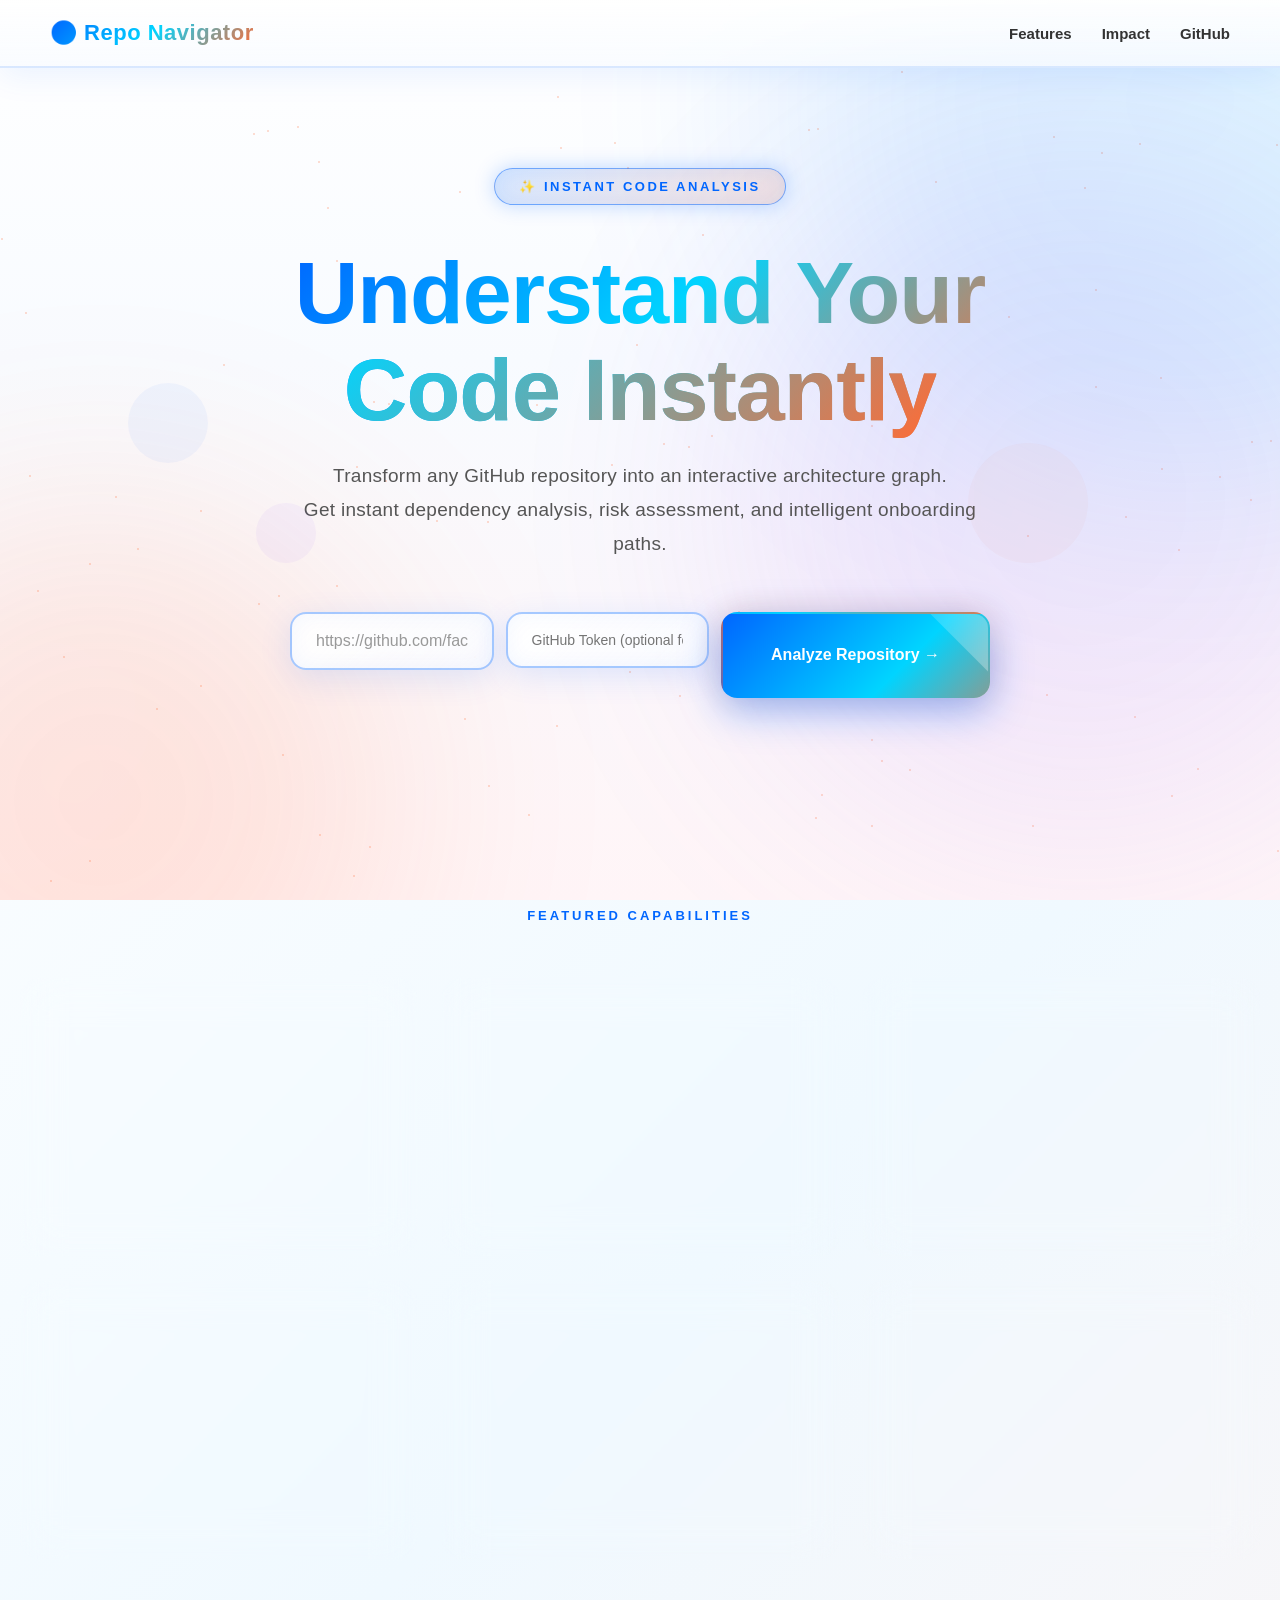
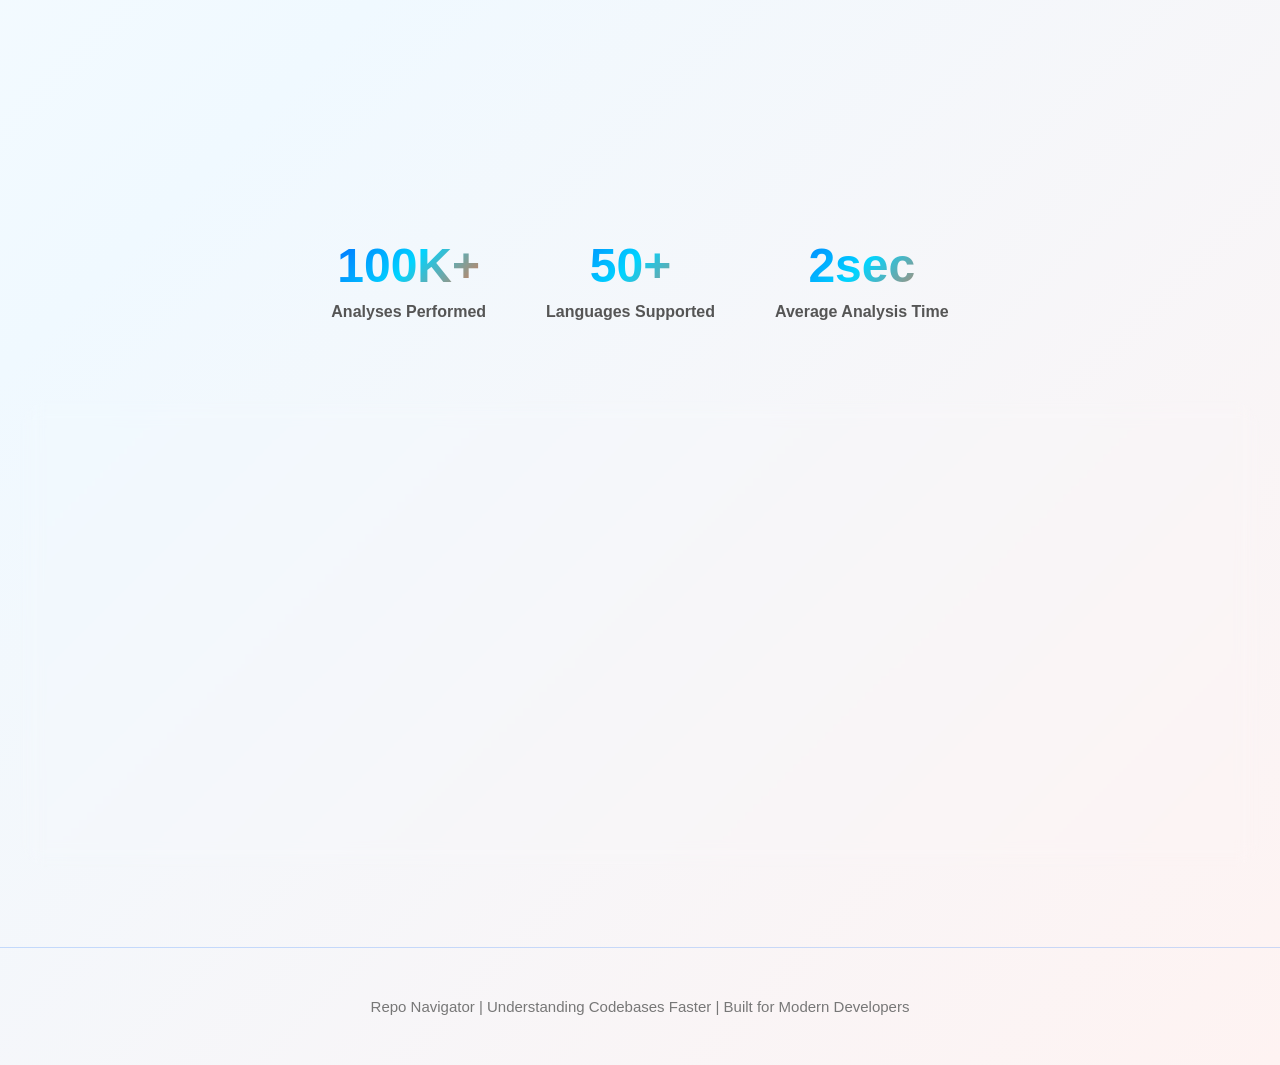
<file: index.html>
<!DOCTYPE html>
<html lang="en">
<head>
<meta charset="UTF-8">
<meta name="viewport" content="width=device-width, initial-scale=1.0">
<title>Repo Navigator - Understand Any Codebase Instantly</title>
<link rel="stylesheet" href="styles.css">
<style>
* {
  margin: 0;
  padding: 0;
  box-sizing: border-box;
}

body {
  background: linear-gradient(135deg, #ffffff 0%, #f0f9ff 50%, #fef3f2 100%);
  color: #1a1a1a;
  font-family: 'Poppins', 'Segoe UI', Tahoma, Geneva, Verdana, sans-serif;
  overflow-x: hidden;
  min-height: 100vh;
}

/* ANIMATED BACKGROUND WITH STARS */
.animated-bg {
  position: fixed;
  top: 0;
  left: 0;
  width: 100%;
  height: 100%;
  background: linear-gradient(180deg, #ffffff 0%, #f8fbff 40%, #fff5f7 100%);
  z-index: -2;
  overflow: hidden;
}

.stars {
  position: absolute;
  width: 100%;
  height: 100%;
}

.star {
  position: absolute;
  width: 2px;
  height: 2px;
  background: #ff6b35;
  border-radius: 50%;
  opacity: 0.3;
  animation: twinkle 3s infinite;
}

@keyframes twinkle {
  0%, 100% { opacity: 0.15; }
  50% { opacity: 0.5; }
}

.bg-orb {
  position: absolute;
  border-radius: 50%;
  filter: blur(120px);
  opacity: 0.12;
}

.orb-1 {
  width: 800px;
  height: 800px;
  background: linear-gradient(135deg, #0066ff, #00d4ff);
  top: -300px;
  right: -300px;
  animation: float 25s ease-in-out infinite;
}

.orb-2 {
  width: 600px;
  height: 600px;
  background: linear-gradient(135deg, #ff6b35, #ff4500);
  bottom: -200px;
  left: -200px;
  animation: float 30s ease-in-out infinite reverse;
}

.orb-3 {
  width: 700px;
  height: 700px;
  background: linear-gradient(135deg, #7c3aed, #c084fc);
  bottom: 50px;
  right: -150px;
  animation: float 28s ease-in-out infinite;
}

@keyframes float {
  0%, 100% { transform: translate(0, 0) scale(1); }
  50% { transform: translate(50px, -50px) scale(1.05); }
}

/* NAVBAR */
.navbar {
  display: flex;
  justify-content: space-between;
  align-items: center;
  padding: 20px 50px;
  position: relative;
  z-index: 10;
  backdrop-filter: blur(20px);
  background: linear-gradient(180deg, rgba(255, 255, 255, 0.95) 0%, rgba(248, 251, 255, 0.8) 100%);
  border-bottom: 2px solid rgba(0, 102, 255, 0.15);
  box-shadow: 0 8px 32px rgba(0, 102, 255, 0.08);
}

.logo {
  font-size: 28px;
  font-weight: 800;
  background: linear-gradient(135deg, #0066ff, #00d4ff, #ff6b35);
  -webkit-background-clip: text;
  -webkit-text-fill-color: transparent;
  background-clip: text;
  letter-spacing: 0.5px;
  display: flex;
  align-items: center;
  gap: 10px;
  animation: fadeIn 0.6s ease-out;
}

.nav-right {
  display: flex;
  gap: 30px;
  align-items: center;
}

.nav-link {
  color: #333;
  text-decoration: none;
  font-size: 15px;
  font-weight: 600;
  transition: all 0.3s;
  position: relative;
}

.nav-link::after {
  content: '';
  position: absolute;
  bottom: -5px;
  left: 0;
  width: 0;
  height: 3px;
  background: linear-gradient(90deg, #0066ff, #00d4ff);
  transition: width 0.3s;
}

.nav-link:hover {
  color: #0066ff;
}

.nav-link:hover::after {
  width: 100%;
}

/* HERO SECTION */
.hero {
  display: flex;
  flex-direction: column;
  justify-content: center;
  align-items: center;
  min-height: 90vh;
  text-align: center;
  padding: 80px 20px;
  position: relative;
  z-index: 5;
}

.badge {
  display: inline-block;
  background: linear-gradient(135deg, rgba(0, 102, 255, 0.15), rgba(255, 107, 53, 0.15));
  border: 1.5px solid rgba(0, 102, 255, 0.5);
  color: #0066ff;
  padding: 10px 24px;
  border-radius: 50px;
  font-size: 13px;
  font-weight: 700;
  letter-spacing: 2.5px;
  margin-bottom: 40px;
  animation: slideInDown 0.8s ease-out;
  box-shadow: 0 0 20px rgba(0, 102, 255, 0.25), inset 0 0 20px rgba(0, 102, 255, 0.08);
  text-transform: uppercase;
}

h1 {
  font-size: 88px;
  font-weight: 900;
  line-height: 1.1;
  margin-bottom: 20px;
  background: linear-gradient(135deg, #0066ff 0%, #00d4ff 25%, #ff6b35 50%, #7c3aed 75%, #0066ff 100%);
  background-size: 200% 200%;
  -webkit-background-clip: text;
  -webkit-text-fill-color: transparent;
  background-clip: text;
  animation: slideInUp 0.9s ease-out 0.1s backwards, gradientShift 6s ease-in-out infinite;
  letter-spacing: -1px;
}

@keyframes gradientShift {
  0%, 100% { background-position: 0% 50%; }
  50% { background-position: 100% 50%; }
}

h1 span {
  background: linear-gradient(135deg, #00d4ff, #ff6b35, #7c3aed, #00d4ff);
  background-size: 300% 300%;
  -webkit-background-clip: text;
  -webkit-text-fill-color: transparent;
  background-clip: text;
  animation: pulse 4s ease-in-out infinite, gradientShift 4s ease-in-out infinite;
}

.hero p {
  font-size: 19px;
  color: #555;
  max-width: 700px;
  margin-bottom: 50px;
  line-height: 1.8;
  animation: slideInUp 0.9s ease-out 0.2s backwards;
  font-weight: 500;
  letter-spacing: 0.3px;
}

/* INPUT BOX ENHANCED */
.input-box {
  display: flex;
  gap: 12px;
  max-width: 700px;
  margin-bottom: 80px;
  animation: slideInUp 0.9s ease-out 0.3s backwards;
  position: relative;
}

.input-wrapper {
  position: relative;
  flex: 1;
}

#repoInput {
  width: 100%;
  padding: 18px 24px;
  background: linear-gradient(135deg, rgba(255, 255, 255, 0.95), rgba(248, 251, 255, 0.8));
  border: 2px solid rgba(0, 102, 255, 0.35);
  border-radius: 16px;
  color: #1a1a1a;
  font-size: 16px;
  transition: all 0.4s;
  backdrop-filter: blur(20px);
  font-weight: 500;
  box-shadow: 0 8px 32px rgba(0, 102, 255, 0.12), inset 0 0 20px rgba(0, 102, 255, 0.05);
}

#repoInput::placeholder {
  color: #999;
}

#repoInput:focus {
  outline: none;
  border-color: #0066ff;
  background: linear-gradient(135deg, rgba(255, 255, 255, 0.99), rgba(248, 251, 255, 0.9));
  box-shadow: 0 0 30px rgba(0, 102, 255, 0.35), inset 0 0 20px rgba(0, 102, 255, 0.1);
}

/* VALIDATION MESSAGE */
.validation-msg {
  font-size: 14px;
  font-weight: 600;
  margin-top: 8px;
  padding: 0 16px;
  min-height: 20px;
  display: flex;
  align-items: center;
  gap: 8px;
  transition: all 0.3s ease;
  opacity: 0;
  color: #22c55e;
}

.validation-msg.show {
  opacity: 1;
}

.validation-msg.error {
  color: #ef4444;
}

.validation-msg.success {
  color: #22c55e;
}

.analyze-btn {
  padding: 18px 48px;
  background: linear-gradient(135deg, #0066ff, #00d4ff, #ff6b35, #0066ff);
  background-size: 200% 200%;
  border: 2px solid transparent;
  border-radius: 16px;
  color: #fff;
  font-weight: 800;
  font-size: 16px;
  cursor: pointer;
  transition: all 0.4s;
  box-shadow: 0 12px 40px rgba(0, 102, 255, 0.4), 0 0 30px rgba(255, 107, 53, 0.2);
  white-space: nowrap;
  position: relative;
  overflow: hidden;
  font-weight: 700;
}

.analyze-btn::before {
  content: '';
  position: absolute;
  top: -50%;
  right: -50%;
  width: 100%;
  height: 100%;
  background: linear-gradient(45deg, transparent, rgba(255,255,255,0.3), transparent);
  transform: rotate(45deg);
  animation: shine 3s infinite;
}

@keyframes shine {
  0% { transform: translateX(-100%) translateY(-100%) rotate(45deg); }
  100% { transform: translateX(100%) translateY(100%) rotate(45deg); }
}

.analyze-btn:hover {
  transform: translateY(-4px);
  box-shadow: 0 16px 50px rgba(0, 102, 255, 0.5), 0 0 40px rgba(255, 107, 53, 0.3);
  background-position: 100% 0%;
}

.analyze-btn:active {
  transform: translateY(-1px);
}

/* FLOATING PARTICLES */
.particles {
  position: absolute;
  width: 100%;
  height: 300px;
  pointer-events: none;
}

.particle {
  position: absolute;
  opacity: 0.3;
}

.particle-1 { width: 80px; height: 80px; background: rgba(0, 102, 255, 0.15); border-radius: 50%; top: 20%; left: 10%; animation: float 15s ease-in-out infinite; }
.particle-2 { width: 120px; height: 120px; background: rgba(255, 107, 53, 0.12); border-radius: 50%; top: 40%; right: 15%; animation: float 20s ease-in-out infinite 2s; }
.particle-3 { width: 60px; height: 60px; background: rgba(124, 58, 237, 0.15); border-radius: 50%; bottom: 20%; left: 20%; animation: float 18s ease-in-out infinite 4s; }

/* FEATURES SECTION */
.features {
  display: grid;
  grid-template-columns: repeat(auto-fit, minmax(320px, 1fr));
  gap: 25px;
  max-width: 1300px;
  margin: 0 auto 100px;
  padding: 100px 20px;
  position: relative;
  z-index: 5;
}

.features::before {
  content: 'FEATURED CAPABILITIES';
  position: absolute;
  top: 30px;
  left: 50%;
  transform: translateX(-50%);
  font-size: 13px;
  font-weight: 800;
  color: #0066ff;
  letter-spacing: 3px;
  text-transform: uppercase;
}

.feature-card {
  background: linear-gradient(135deg, rgba(255, 255, 255, 0.95), rgba(248, 251, 255, 0.7));
  backdrop-filter: blur(20px);
  padding: 40px;
  border-radius: 20px;
  border: 1.5px solid rgba(0, 102, 255, 0.2);
  transition: all 0.4s cubic-bezier(0.23, 1, 0.320, 1);
  animation: slideInUp 0.8s ease-out;
  position: relative;
  overflow: hidden;
  box-shadow: 0 8px 32px rgba(0, 102, 255, 0.1), inset 0 0 20px rgba(0, 102, 255, 0.03);
}

.feature-card::before {
  content: '';
  position: absolute;
  top: 0;
  left: 0;
  right: 0;
  height: 1px;
  background: linear-gradient(90deg, transparent, rgba(0, 102, 255, 0.3), transparent);
}

.feature-card:nth-child(1) { animation-delay: 0.15s; }
.feature-card:nth-child(2) { animation-delay: 0.25s; }
.feature-card:nth-child(3) { animation-delay: 0.35s; }
.feature-card:nth-child(4) { animation-delay: 0.15s; }
.feature-card:nth-child(5) { animation-delay: 0.25s; }
.feature-card:nth-child(6) { animation-delay: 0.35s; }

.feature-card::after {
  content: '';
  position: absolute;
  bottom: 0;
  left: 0;
  right: 0;
  height: 1px;
  background: linear-gradient(90deg, transparent, rgba(0, 102, 255, 0.3), transparent);
}

.feature-card:hover {
  transform: translateY(-12px) scale(1.02);
  border-color: rgba(0, 102, 255, 0.4);
  background: linear-gradient(135deg, rgba(255, 255, 255, 0.98), rgba(248, 251, 255, 0.85));
  box-shadow: 0 20px 50px rgba(0, 102, 255, 0.2), 
              0 0 40px rgba(0, 102, 255, 0.15),
              inset 0 0 30px rgba(0, 102, 255, 0.08);
}

.feature-icon {
  font-size: 50px;
  margin-bottom: 20px;
  display: inline-block;
  animation: bounce 3s ease-in-out infinite;
}

.feature-card:nth-child(odd) .feature-icon { animation-delay: 0s; }
.feature-card:nth-child(even) .feature-icon { animation-delay: 0.5s; }

@keyframes bounce {
  0%, 100% { transform: translateY(0); }
  50% { transform: translateY(-8px); }
}

.feature-card h3 {
  font-size: 22px;
  font-weight: 800;
  margin-bottom: 15px;
  color: #1a1a1a;
  background: linear-gradient(135deg, #0066ff, #00d4ff, #ff6b35);
  -webkit-background-clip: text;
  -webkit-text-fill-color: transparent;
  background-clip: text;
}

.feature-card p {
  color: #555;
  font-size: 15px;
  line-height: 1.7;
  font-weight: 500;
}

/* CTA SECTION */
.cta-section {
  text-align: center;
  padding: 120px 20px;
  position: relative;
  z-index: 5;
  background: linear-gradient(135deg, rgba(0, 102, 255, 0.08), rgba(255, 107, 53, 0.08));
  border-radius: 30px;
  margin: 0 20px 80px;
  border: 1.5px solid rgba(0, 102, 255, 0.2);
  backdrop-filter: blur(10px);
}

.cta-section h2 {
  font-size: 56px;
  margin-bottom: 20px;
  background: linear-gradient(135deg, #0066ff, #00d4ff, #ff6b35);
  -webkit-background-clip: text;
  -webkit-text-fill-color: transparent;
  background-clip: text;
  font-weight: 900;
  animation: slideInUp 0.9s ease-out;
}

.cta-section p {
  color: #555;
  font-size: 18px;
  margin-bottom: 40px;
  font-weight: 500;
}

/* STATS SECTION */
.stats {
  display: flex;
  justify-content: center;
  gap: 60px;
  margin-top: 60px;
  flex-wrap: wrap;
  position: relative;
  z-index: 5;
  padding: 80px 20px;
}

.stat {
  text-align: center;
  animation: slideInUp 0.9s ease-out;
}

.stat:nth-child(1) { animation-delay: 0.1s; }
.stat:nth-child(2) { animation-delay: 0.2s; }
.stat:nth-child(3) { animation-delay: 0.3s; }

.stat-number {
  font-size: 48px;
  font-weight: 900;
  background: linear-gradient(135deg, #0066ff, #00d4ff, #ff6b35);
  -webkit-background-clip: text;
  -webkit-text-fill-color: transparent;
  background-clip: text;
  margin-bottom: 10px;
}

.stat-label {
  color: #555;
  font-size: 16px;
  font-weight: 600;
}

/* FOOTER */
.footer {
  text-align: center;
  padding: 50px 20px;
  border-top: 1px solid rgba(0, 102, 255, 0.2);
  color: #777;
  font-size: 15px;
  position: relative;
  z-index: 5;
  font-weight: 500;
}

/* ANIMATIONS */
@keyframes slideInDown {
  from {
    opacity: 0;
    transform: translateY(-30px);
  }
  to {
    opacity: 1;
    transform: translateY(0);
  }
}

@keyframes slideInUp {
  from {
    opacity: 0;
    transform: translateY(40px);
  }
  to {
    opacity: 1;
    transform: translateY(0);
  }
}

@keyframes fadeIn {
  from {
    opacity: 0;
  }
  to {
    opacity: 1;
  }
}

@keyframes pulse {
  0%, 100% { opacity: 1; filter: drop-shadow(0 0 0px rgba(34, 197, 94, 0.5)); }
  50% { opacity: 0.8; filter: drop-shadow(0 0 20px rgba(34, 197, 94, 0.8)); }
}

/* RESPONSIVE */
@media (max-width: 768px) {
  h1 {
    font-size: 56px;
  }

  .navbar {
    padding: 15px 20px;
  }

  .hero {
    min-height: 100vh;
    padding: 60px 20px;
  }

  .input-box {
    flex-direction: column;
    max-width: 100%;
  }

  .features {
    grid-template-columns: 1fr;
    padding: 80px 20px;
  }

  .stats {
    flex-direction: column;
    gap: 40px;
  }

  .cta-section {
    padding: 80px 20px;
  }

  .cta-section h2 {
    font-size: 40px;
  }
}
</style>
</head>

<body>
<div class="animated-bg">
  <div class="stars" id="starContainer"></div>
  <div class="bg-orb orb-1"></div>
  <div class="bg-orb orb-2"></div>
  <div class="bg-orb orb-3"></div>
</div>

<header class="navbar">
  <div class="logo">🟢 Repo Navigator</div>
  <div class="nav-right">
    <a href="#features" class="nav-link">Features</a>
    <a href="#stats" class="nav-link">Impact</a>
    <a href="https://github.com" target="_blank" rel="noopener noreferrer" class="nav-link">GitHub</a>
  </div>
</header>

<section class="hero">
  <div class="particles">
    <div class="particle particle-1"></div>
    <div class="particle particle-2"></div>
    <div class="particle particle-3"></div>
  </div>

  <div class="badge">✨ INSTANT CODE ANALYSIS</div>
  
  <h1>
    Understand Your<br>
    <span>Code Instantly</span>
  </h1>
  
  <p>
    Transform any GitHub repository into an interactive architecture graph.<br>
    Get instant dependency analysis, risk assessment, and intelligent onboarding paths.
  </p>
  
  <div class="input-box">
    <div class="input-wrapper">
      <input id="repoInput" type="text" placeholder="https://github.com/facebook/react">
      <div id="validationMsg" class="validation-msg"></div>
    </div>
    <div class="input-wrapper" style="max-width: 300px;">
      <input id="githubTokenInput" type="password" placeholder="GitHub Token (optional for private repos)" style="width: 100%; padding: 18px 24px; background: linear-gradient(135deg, rgba(255, 255, 255, 0.95), rgba(248, 251, 255, 0.8)); border: 2px solid rgba(0, 102, 255, 0.35); border-radius: 16px; color: #1a1a1a; font-size: 14px; transition: all 0.4s; backdrop-filter: blur(20px); font-weight: 500; box-shadow: 0 8px 32px rgba(0, 102, 255, 0.12), inset 0 0 20px rgba(0, 102, 255, 0.05);">
    </div>
    <button class="analyze-btn" onclick="goToDashboard()">Analyze Repository →</button>
  </div>
</section>

<section class="features" id="features">
  <div class="feature-card">
    <div class="feature-icon">🏗️</div>
    <h3>Architecture Graph</h3>
    <p>Visualize your codebase with interactive D3.js force-directed graphs. See all dependencies and relationships at a glance.</p>
  </div>
  
  <div class="feature-card">
    <div class="feature-icon">⚠️</div>
    <h3>Risk Analysis</h3>
    <p>Automatically identify high-risk files, critical dependencies, and potential architectural bottlenecks in seconds.</p>
  </div>
  
  <div class="feature-card">
    <div class="feature-icon">🚀</div>
    <h3>Quick Onboarding</h3>
    <p>Get an intelligent learning path sorted by importance. Understand complex codebases faster than ever.</p>
  </div>
  
  <div class="feature-card">
    <div class="feature-icon">🔍</div>
    <h3>Smart Filtering</h3>
    <p>Filter by file type, search across modules instantly. Focus on specific architectural layers with one click.</p>
  </div>
  
  <div class="feature-card">
    <div class="feature-icon">📊</div>
    <h3>Dependency Mapping</h3>
    <p>Understand import relationships deeply. Detect circular dependencies and optimize module boundaries effortlessly.</p>
  </div>
  
  <div class="feature-card">
    <div class="feature-icon">🎯</div>
    <h3>Detailed Insights</h3>
    <p>Click any node to view metrics, risk levels, dependencies count, and contextual information.</p>
  </div>
</section>

<section class="stats" id="stats">
  <div class="stat">
    <div class="stat-number">100K+</div>
    <div class="stat-label">Analyses Performed</div>
  </div>
  <div class="stat">
    <div class="stat-number">50+</div>
    <div class="stat-label">Languages Supported</div>
  </div>
  <div class="stat">
    <div class="stat-number">2sec</div>
    <div class="stat-label">Average Analysis Time</div>
  </div>
</section>

<section class="cta-section">
  <h2>Ready to Explore Your Code?</h2>
  <p>Get instant insights into any public GitHub repository</p>
  <button class="analyze-btn" onclick="focusInput()" style="margin-top: 20px;">Get Started Now →</button>
</section>

<footer class="footer">
  <p> Repo Navigator | Understanding Codebases Faster | Built for Modern Developers</p>
</footer>

<script>
// Generate random stars
function generateStars() {
  const container = document.getElementById('starContainer');
  for (let i = 0; i < 100; i++) {
    const star = document.createElement('div');
    star.className = 'star';
    star.style.left = Math.random() * 100 + '%';
    star.style.top = Math.random() * 100 + '%';
    star.style.animationDelay = Math.random() * 3 + 's';
    container.appendChild(star);
  }
}

generateStars();

// REAL-TIME VALIDATION
function validateGitHubURL(url) {
  if (!url) return { valid: false, message: '' };
  
  if (!url.includes('github.com')) {
    return { valid: false, message: ' Invalid URL - must include github.com' };
  }
  
  const parts = url.replace("https://github.com/", "").replace("github.com/", "").split("/");
  
  if (parts.length < 2 || !parts[0] || !parts[1]) {
    return { valid: false, message: ' Incomplete URL - format: https://github.com/user/repo' };
  }
  
  return { valid: true, message: ' Correct - Ready to analyze!' };
}

const repoInput = document.getElementById("repoInput");
const validationMsg = document.getElementById("validationMsg");

repoInput.addEventListener("input", function() {
  const result = validateGitHubURL(this.value.trim());
  
  if (!this.value.trim()) {
    validationMsg.textContent = '';
    validationMsg.classList.remove('show', 'error', 'success');
  } else if (result.valid) {
    validationMsg.textContent = result.message;
    validationMsg.classList.add('show', 'success');
    validationMsg.classList.remove('error');
  } else {
    validationMsg.textContent = result.message;
    validationMsg.classList.add('show', 'error');
    validationMsg.classList.remove('success');
  }
});

function goToDashboard(){
  const url = document.getElementById("repoInput").value.trim();
  const githubToken = document.getElementById("githubTokenInput").value.trim();
  
  if (!url) {
    alert('Please enter a GitHub repository URL');
    return;
  }
  
  if (!url.includes('github.com')) {
    alert('Please enter a valid GitHub URL (e.g., https://github.com/user/repo)');
    return;
  }
  
  // Extract owner/repo from URL
  const parts = url.replace("https://github.com/", "").replace("github.com/", "").split("/");
  if (parts.length < 2 || !parts[0] || !parts[1]) {
    alert('Please provide a complete repository URL: https://github.com/username/repositoryname');
    return;
  }
  
  // Store both the URL (for auto-analysis) and display name
  localStorage.setItem("repoUrl", url);
  const repoName = url.split("/").slice(-2).join(" / ");
  localStorage.setItem("repo", repoName);
  
  // Store GitHub token if provided
  if (githubToken) {
    localStorage.setItem("githubToken", githubToken);
  }
  
  window.location.href = "dashboard.html";
}

function focusInput(){
  document.getElementById("repoInput").focus();
  document.getElementById("repoInput").scrollIntoView({ behavior: 'smooth' });
}

// Handle Enter key
document.getElementById("repoInput").addEventListener("keypress", function(event) {
  if (event.key === "Enter") {
    goToDashboard();
  }
});

// Smooth scroll for nav links
document.querySelectorAll('a[href^="#"]').forEach(anchor => {
  anchor.addEventListener('click', function (e) {
    e.preventDefault();
    const target = document.querySelector(this.getAttribute('href'));
    if (target) {
      target.scrollIntoView({
        behavior: 'smooth',
        block: 'start'
      });
    }
  });
});
</script>

</body>
</html>
</file>
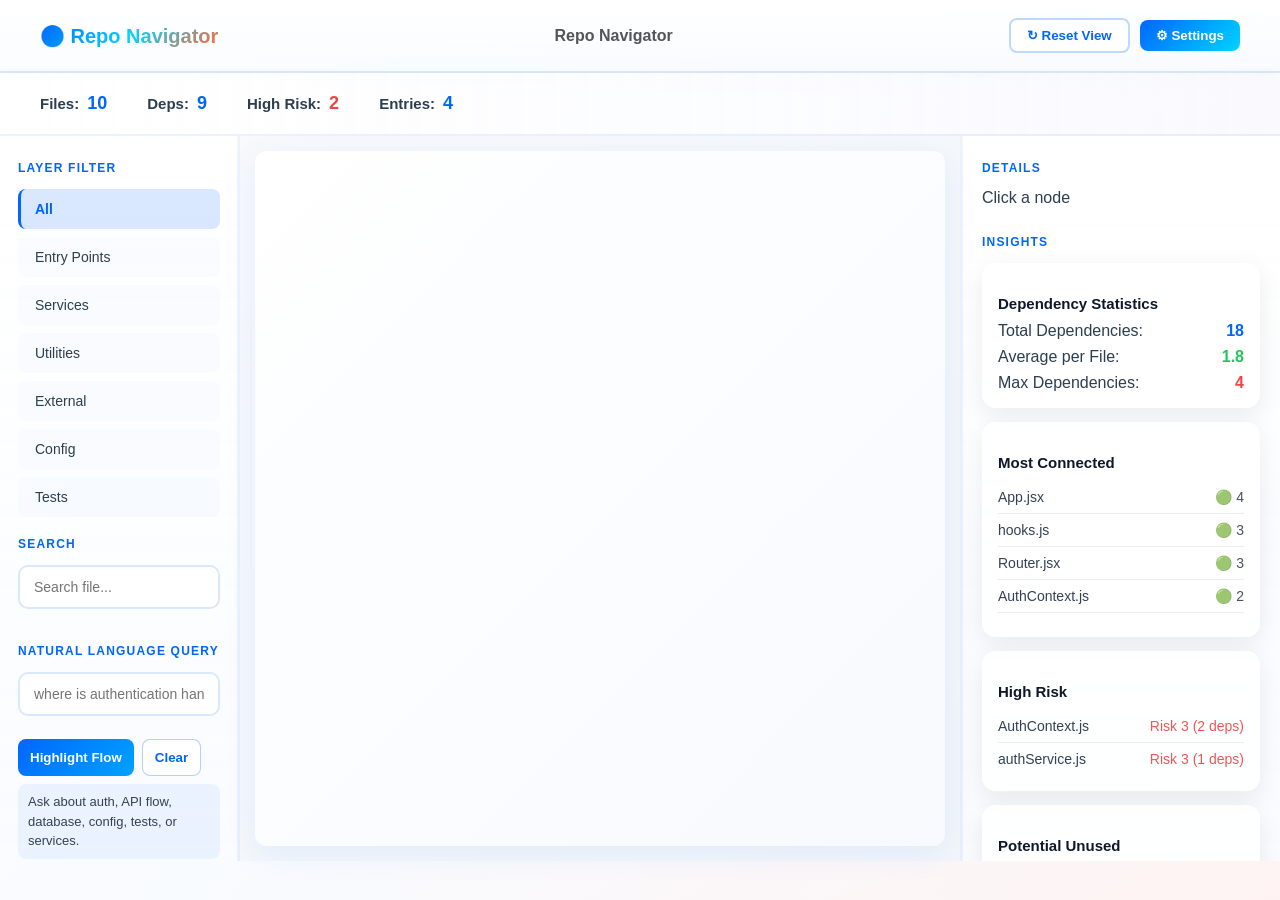
<file: dashboard.html>
<!DOCTYPE html>
<html>
<head>
  <title>Dashboard - Repo Navigator</title>
  <link rel="stylesheet" href="styles.css">
  <style>
    body.dark { background: linear-gradient(135deg, #ffffff 0%, #f8fbff 50%, #fef3f2 100%); }
    
    .navbar { 
      background: linear-gradient(180deg, rgba(255, 255, 255, 0.95) 0%, rgba(248, 251, 255, 0.8) 100%); 
      border-bottom: 2px solid rgba(0, 102, 255, 0.15); 
    }
    
    .navbar > div:first-child { 
      color: #0066ff; 
      font-size: 20px; 
      font-weight: bold; 
    }
    
    #repoName { color: #555; font-size: 16px; font-weight: 600; }
    
    #settingsBtn { 
      background: linear-gradient(135deg, #0066ff, #00d4ff) !important; 
      color: white !important; 
      border: none !important;
      padding: 8px 16px !important;
      border-radius: 8px !important;
      cursor: pointer !important;
      font-weight: 600 !important;
    }
    
    #resetViewBtn {
      background: #ffffff !important;
      color: #0066ff !important;
      border: 2px solid rgba(0, 102, 255, 0.25) !important;
      padding: 8px 16px !important;
      border-radius: 8px !important;
      cursor: pointer !important;
      font-weight: 700 !important;
    }

    #resetViewBtn:hover {
      background: rgba(0, 102, 255, 0.08) !important;
      transform: translateY(-2px);
    }

    #settingsBtn:hover { 
      background: linear-gradient(135deg, #0052cc, #0099ff) !important; 
      transform: translateY(-2px);
    }
    
    #repoModal > div { 
      background: linear-gradient(135deg, rgba(255, 255, 255, 0.98), rgba(248, 251, 255, 0.95)) !important; 
      border: 2px solid rgba(0, 102, 255, 0.3) !important;
      border-radius: 12px !important;
      box-shadow: 0 8px 32px rgba(0, 102, 255, 0.15) !important;
    }
    
    #repoModal h2 { color: #0066ff; margin-bottom: 10px; }
    
    #repoModal p { color: #555; margin-bottom: 15px; }
    
    #repoUrl, #githubToken { 
      background: linear-gradient(135deg, rgba(255, 255, 255, 0.95), rgba(248, 251, 255, 0.8)) !important;
      border: 2px solid rgba(0, 102, 255, 0.25) !important;
      color: #1a1a1a !important;
      padding: 12px !important;
      font-family: 'Poppins', sans-serif !important;
      font-size: 14px !important;
      border-radius: 8px !important;
    }
    
    #repoUrl::placeholder, #githubToken::placeholder { color: #999 !important; }
    
    #repoUrl:focus, #githubToken:focus { 
      outline: none !important;
      border-color: #0066ff !important; 
      box-shadow: 0 0 20px rgba(0, 102, 255, 0.3) !important; 
    }
    
    #analyzeBtn { 
      background: linear-gradient(135deg, #0066ff, #00d4ff) !important;
      color: white !important;
      border: none !important;
      padding: 12px !important;
      border-radius: 8px !important;
      cursor: pointer !important;
      font-weight: 600 !important;
      transition: all 0.3s !important;
    }
    
    #analyzeBtn:hover { 
      background: linear-gradient(135deg, #0052cc, #0099ff) !important;
    }
    
    #closeModal { 
      background: #ccc !important; 
      color: #1a1a1a !important;
      border: none !important;
      padding: 12px !important;
      border-radius: 8px !important;
      cursor: pointer !important;
      font-weight: 600 !important;
    }
    
    #closeModal:hover { 
      background: #999 !important; 
    }
    
    #statusMsg { 
      color: #fbbf24 !important;
      font-size: 14px !important;
      font-weight: 600 !important;
    }
    
    #statusMsg.success { color: #22c55e !important; }
    #statusMsg.error { color: #ef4444 !important; }

    .graph-loader {
      position: absolute;
      top: 0;
      left: 0;
      width: 100%;
      height: 100%;
      display: flex;
      align-items: center;
      justify-content: center;
      background: rgba(15, 23, 42, 0.88);
      color: #fff;
      font-size: 16px;
      font-weight: 700;
      z-index: 10;
      transition: opacity 0.3s ease, visibility 0.3s ease;
    }

    .graph-loader.hidden {
      opacity: 0;
      visibility: hidden;
      pointer-events: none;
    }

    .graph-empty {
      position: absolute;
      inset: 0;
      display: flex;
      align-items: center;
      justify-content: center;
      color: #94a3b8;
      font-size: 16px;
      font-weight: 600;
      z-index: 1;
    }

    .graph-controls {
      position: absolute;
      top: 18px;
      left: 18px;
      display: flex;
      gap: 8px;
      z-index: 5;
      background: rgba(255, 255, 255, 0.92);
      border-radius: 14px;
      padding: 8px;
      box-shadow: 0 12px 30px rgba(0, 0, 0, 0.12);
    }

    .graph-controls button {
      appearance: none;
      border: none;
      background: #ffffff;
      color: #1f2937;
      border-radius: 10px;
      padding: 10px 12px;
      font-size: 14px;
      font-weight: 700;
      cursor: pointer;
      box-shadow: 0 6px 18px rgba(15, 23, 42, 0.12);
      transition: transform 0.24s ease, background 0.24s ease, box-shadow 0.24s ease;
    }

    .graph-controls button:hover {
      transform: translateY(-1px);
      background: #eef2ff;
      box-shadow: 0 10px 22px rgba(15, 23, 42, 0.16);
    }

    .minimap {
      position: absolute;
      right: 18px;
      bottom: 18px;
      width: 170px;
      height: 130px;
      border-radius: 18px;
      background: rgba(255, 255, 255, 0.92);
      box-shadow: 0 12px 26px rgba(0, 0, 0, 0.12);
      padding: 10px;
      overflow: hidden;
      z-index: 5;
    }

    .minimap svg {
      width: 100%;
      height: 100%;
    }

    .insight-card {
      background: rgba(255, 255, 255, 0.9);
      border-radius: 14px;
      padding: 16px;
      margin-bottom: 14px;
      box-shadow: 0 8px 24px rgba(15, 23, 42, 0.08);
    }

    .insight-card h4 {
      margin-bottom: 10px;
      font-size: 15px;
      color: #0f172a;
    }

    #insights ul {
      list-style: none;
      padding-left: 0;
      margin: 0;
      max-height: 140px;
      overflow-y: auto;
    }

    #insights li {
      padding: 8px 0;
      border-bottom: 1px solid rgba(15, 23, 42, 0.08);
      color: #334155;
      font-size: 14px;
    }

    #insights li:last-child {
      border-bottom: none;
    }

    .node-group circle.high-risk {
      filter: drop-shadow(0 0 22px rgba(239, 68, 68, 0.65));
    }

    .node-group {
      transition: opacity 0.25s ease;
    }

    #graph {
      position: relative;
      min-height: 580px;
    }

    #graphTooltip {
      pointer-events: none;
    }

    .query-box {
      display: flex;
      flex-direction: column;
      gap: 8px;
      margin-bottom: 12px;
    }

    .query-row {
      display: flex;
      gap: 8px;
    }

    #nlQuery {
      flex: 1;
    }

    #runQueryBtn {
      border: none;
      border-radius: 8px;
      background: linear-gradient(135deg, #0066ff, #00a3ff);
      color: #fff;
      padding: 10px 12px;
      cursor: pointer;
      font-weight: 700;
    }

    #runQueryBtn:hover {
      transform: translateY(-1px);
    }

    #clearQueryBtn {
      border: 1px solid rgba(0, 102, 255, 0.3);
      border-radius: 8px;
      background: #fff;
      color: #0066ff;
      padding: 10px 12px;
      cursor: pointer;
      font-weight: 700;
    }

    #queryResult {
      color: #334155;
      font-size: 13px;
      line-height: 1.5;
      min-height: 34px;
      padding: 8px 10px;
      border-radius: 8px;
      background: rgba(0, 102, 255, 0.06);
    }
  </style>
</head>

<body class="dark">

<header class="navbar">
  <div>🟢 Repo Navigator</div>
  <div id="repoName" style="flex: 1; text-align: center;"></div>
  <button id="resetViewBtn" style="padding: 8px 16px; cursor: pointer; border: none; border-radius: 4px; font-weight: bold; margin-right: 10px;">↻ Reset View</button>
  <button id="settingsBtn" style="padding: 8px 16px; cursor: pointer; border: none; border-radius: 4px; font-weight: bold;">⚙ Settings</button>
</header>

<!-- REPO INPUT MODAL -->
<div id="repoModal" style="display: none; position: fixed; top: 0; left: 0; width: 100%; height: 100%; background: rgba(0,0,0,0.7); z-index: 1000; justify-content: center; align-items: center;">
  <div style="padding: 30px; border-radius: 12px; width: 90%; max-width: 500px; border: 2px solid;">
    <h2 style="margin-top: 0;">Analyze Repository</h2>
    <p>Enter a GitHub repository URL to analyze its structure:</p>
    
    <div style="margin: 20px 0;">
      <input id="repoUrl" type="text" placeholder="https://github.com/facebook/react" 
             style="width: 100%; padding: 12px; border: 2px; border-radius: 8px; box-sizing: border-box; font-size: 14px;">
    </div>
    <div style="margin: 12px 0 20px;">
      <input id="githubToken" type="password" placeholder="Optional: GitHub token for live analysis (ghp_...)" 
             style="width: 100%; padding: 12px; border: 2px; border-radius: 8px; box-sizing: border-box; font-size: 14px;">
      <p style="font-size: 12px; margin-top: 6px;">Tip: add a GitHub token to avoid API rate limits.</p>
    </div>

    <div id="statusMsg" style="margin: 15px 0; font-size: 14px; min-height: 20px;"></div>

    <div style="display: flex; gap: 10px;">
      <button id="analyzeBtn" style="flex: 1; padding: 12px; border: none; border-radius: 8px; font-weight: bold; cursor: pointer; font-size: 14px;">📊 Analyze</button>
      <button id="closeModal" style="flex: 1; padding: 12px; border: none; border-radius: 8px; font-weight: bold; cursor: pointer; font-size: 14px; color: #fff;">Cancel</button>
    </div>
  </div>
</div>

<!-- STATS -->
<div class="stats-bar">
  <span>Files: <b id="files"></b></span>
  <span>Deps: <b id="deps"></b></span>
  <span class="risk">High Risk: <b id="risk"></b></span>
  <span>Entries: <b id="entries"></b></span>
</div>

<div class="layout">

  <!-- LEFT -->
  <aside class="left">
    <h3>Layer Filter</h3>
    <ul id="filters">
      <li data-type="all">All</li>
      <li data-type="entry">Entry Points</li>
      <li data-type="service">Services</li>
      <li data-type="util">Utilities</li>
      <li data-type="external">External</li>
      <li data-type="config">Config</li>
      <li data-type="test">Tests</li>
    </ul>

    <h3>Search</h3>
    <input id="search" placeholder="Search file...">

    <h3>Natural Language Query</h3>
    <div class="query-box">
      <div class="query-row">
        <input id="nlQuery" placeholder="where is authentication handled?">
      </div>
      <div class="query-row">
        <button id="runQueryBtn">Highlight Flow</button>
        <button id="clearQueryBtn">Clear</button>
      </div>
      <div id="queryResult">Ask about auth, API flow, database, config, tests, or services.</div>
    </div>

    <h3>Onboarding Path</h3>
    <ul id="onboarding"></ul>
  </aside>

  <!-- GRAPH -->
  <main id="graph"></main>

  <!-- RIGHT -->
  <aside class="right">
    <h3>Details</h3>
    <div id="details">Click a node</div>

    <h3 style="margin-top: 28px;">Insights</h3>
    <div id="insights">
      <div class="insight-card">
        <h4>Most Connected</h4>
        <ul id="mostConnected"></ul>
      </div>
      <div class="insight-card">
        <h4>High Risk</h4>
        <ul id="highRisk"></ul>
      </div>
      <div class="insight-card">
        <h4>Potential Unused</h4>
        <ul id="unusedFiles"></ul>
      </div>
    </div>
  </aside>

</div>

<script src="https://d3js.org/d3.v7.min.js"></script>
<script src="app.js"></script>
</body>
</html>
</file>
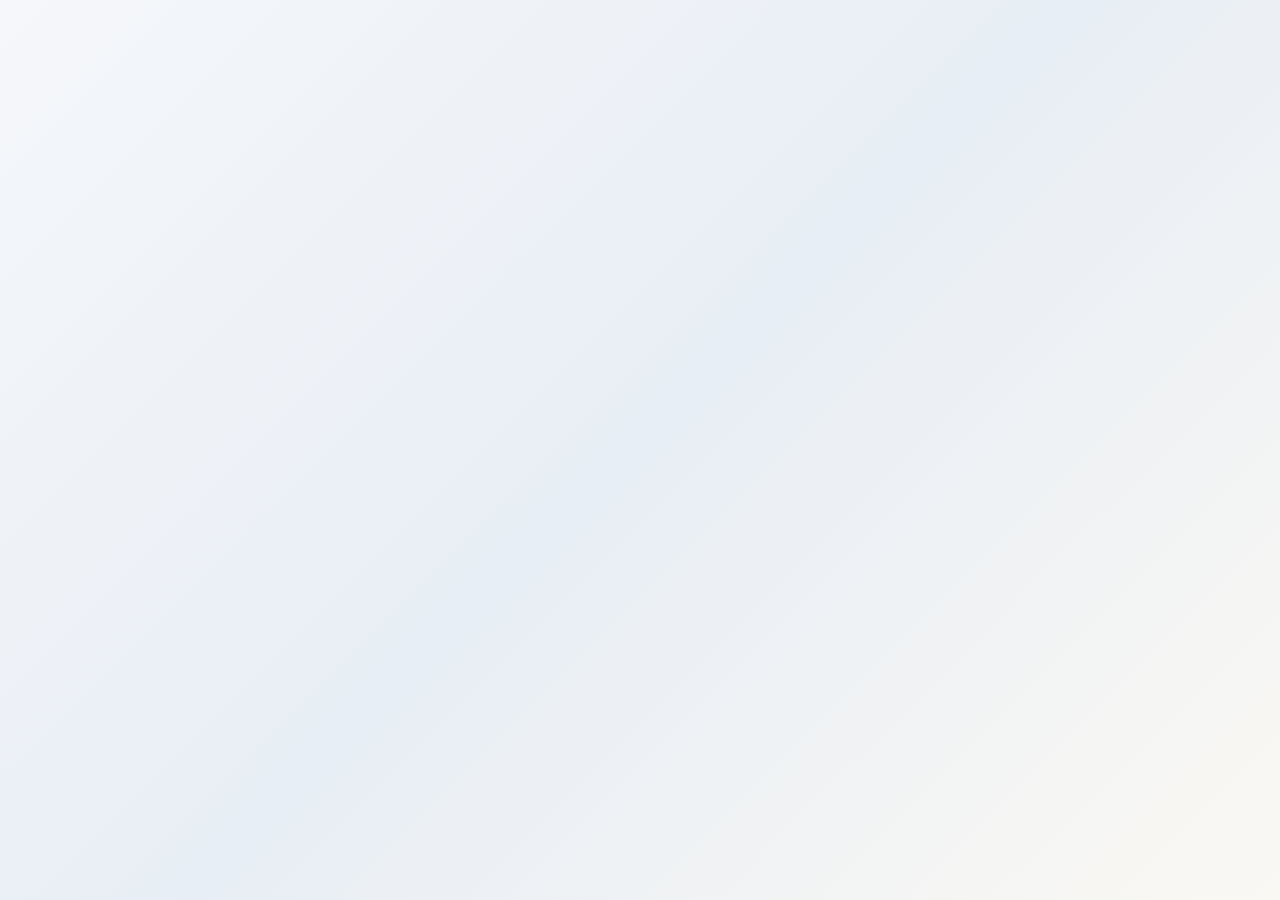
<file: details.html>
<!DOCTYPE html>
<html>
<head>
  <title>Details</title>
  <link rel="stylesheet" href="styles.css">
</head>

<body class="dark">

<div class="details-box" id="detailsBox"></div>

<script>
const file = JSON.parse(localStorage.getItem("file"));

document.getElementById("detailsBox").innerHTML = `
  <h2>${file.name}</h2>

  <p><b>Type:</b> ${file.type}</p>
  <p><b>Risk:</b> ${file.risk >= 3 ? "🔴 High" : "🟡 Medium"}</p>

  <p><b>Role:</b> ${file.role}</p>
  <p>${file.description}</p>

  <h3>Dependencies</h3>
  <ul>
    ${file.dependencies.length ? file.dependencies.map(d => `<li>${d}</li>`).join("") : "<li>None</li>"}
  </ul>

  <h3>Dependents</h3>
  <ul>
    ${file.dependents.length ? file.dependents.map(d => `<li>${d}</li>`).join("") : "<li>None</li>"}
  </ul>
`;
</script>

</body>
</html>
</file>
<file: styles.css>
* {
  margin: 0;
  padding: 0;
  box-sizing: border-box;
}

body.dark {
  background: linear-gradient(135deg, #f5f7fa 0%, #e8eef5 50%, #faf8f3 100%);
  color: #2c3e50;
  font-family: 'Poppins', 'Segoe UI', Tahoma, Geneva, Verdana, sans-serif;
  min-height: 100vh;
}

/* NAVBAR */
.navbar {
  display: flex;
  justify-content: space-between;
  align-items: center;
  padding: 18px 40px;
  background: linear-gradient(180deg, rgba(255, 255, 255, 0.98) 0%, rgba(250, 250, 255, 0.95) 100%);
  border-bottom: 2px solid rgba(0, 102, 255, 0.1);
  box-shadow: 0 4px 20px rgba(0, 0, 0, 0.05);
}

.navbar > div:first-child {
  font-size: 22px;
  font-weight: 800;
  background: linear-gradient(135deg, #0066ff, #00d4ff, #ff6b35);
  -webkit-background-clip: text;
  -webkit-text-fill-color: transparent;
  background-clip: text;
}

/* STATS BAR */
.stats-bar {
  display: flex;
  gap: 40px;
  padding: 20px 40px;
  background: linear-gradient(90deg, rgba(255, 255, 255, 0.95), rgba(250, 250, 255, 0.8));
  border-bottom: 2px solid rgba(0, 102, 255, 0.08);
  font-weight: 600;
  flex-wrap: wrap;
  box-shadow: 0 2px 12px rgba(0, 0, 0, 0.04);
}

.stats-bar span {
  color: #2c3e50;
  font-size: 15px;
  display: flex;
  align-items: center;
  gap: 8px;
}

.stats-bar b {
  color: #0066ff;
  font-size: 18px;
  font-weight: 700;
}

.stats-bar .risk b {
  color: #ef4444;
}

/* LAYOUT */
.layout {
  display: flex;
  height: calc(100vh - 175px);
  gap: 0;
  background: linear-gradient(135deg, #f8fafc 0%, #f1f5f9 100%);
}

/* LEFT SIDEBAR */
.left {
  width: 240px;
  padding: 25px 18px;
  border-right: 2px solid rgba(0, 102, 255, 0.08);
  background: linear-gradient(180deg, rgba(255, 255, 255, 0.98), rgba(250, 252, 255, 0.9));
  overflow-y: auto;
  box-shadow: inset -1px 0 0 rgba(0, 0, 0, 0.04);
}

.left h3 {
  color: #0066ff;
  font-size: 12px;
  font-weight: 800;
  text-transform: uppercase;
  letter-spacing: 1.2px;
  margin-top: 20px;
  margin-bottom: 14px;
}

.left h3:first-child {
  margin-top: 0;
}

.left ul {
  list-style: none;
}

.left li {
  padding: 12px 14px;
  margin-bottom: 8px;
  border-radius: 8px;
  cursor: pointer;
  font-size: 14px;
  font-weight: 500;
  color: #2c3e50;
  transition: all 0.25s ease;
  border-left: 3px solid transparent;
  background: rgba(0, 102, 255, 0.02);
}

.left li:hover {
  background: rgba(0, 102, 255, 0.12);
  color: #0066ff;
  border-left-color: #0066ff;
  transform: translateX(4px);
}

.left li.active {
  background: rgba(0, 102, 255, 0.15);
  color: #0066ff;
  border-left-color: #0066ff;
  font-weight: 600;
}

.left input {
  width: 100%;
  padding: 12px 14px;
  border: 2px solid rgba(0, 102, 255, 0.15);
  border-radius: 10px;
  font-size: 14px;
  font-family: 'Poppins', sans-serif;
  color: #2c3e50;
  background: rgba(255, 255, 255, 0.9);
  transition: all 0.3s ease;
  margin-bottom: 15px;
}

.left input:focus {
  outline: none;
  border-color: #0066ff;
  background: white;
  box-shadow: 0 0 20px rgba(0, 102, 255, 0.15);
}

/* MAIN GRAPH */
#graph {
  flex: 1;
  position: relative;
  background: linear-gradient(135deg, rgba(255, 255, 255, 0.95), rgba(248, 250, 255, 0.85));
  overflow: hidden;
  margin: 15px;
  border-radius: 12px;
  box-shadow: 0 8px 32px rgba(0, 102, 255, 0.08), inset 0 1px 2px rgba(255, 255, 255, 0.5);
}

svg {
  width: 100%;
  height: 100%;
}

/* D3 EDGES */
.link-group line {
  stroke: #bbb;
  stroke-width: 2px;
  opacity: 0.6;
}

.link-group rect {
  fill: #666;
  stroke: #444;
  stroke-width: 1.5px;
  opacity: 0.8;
}

/* D3 NODES */
.node-group {
  cursor: grab;
}

.node-group:active {
  cursor: grabbing;
}

.node-group circle {
  stroke-width: 3px;
  stroke: white;
  filter: drop-shadow(0 4px 12px rgba(0, 102, 255, 0.12));
  transition: all 0.25s ease;
}

.node-group circle:hover {
  filter: drop-shadow(0 6px 16px rgba(0, 102, 255, 0.3));
  transform-origin: center;
}

.node-group text {
  font-size: 13px;
  font-weight: 700;
  fill: #1a1a1a;
  pointer-events: none;
  text-anchor: middle;
  dominant-baseline: central;
  text-shadow: 0 1px 2px rgba(255, 255, 255, 0.8);
}

/* RIGHT SIDEBAR */
.right {
  width: 320px;
  padding: 25px 20px;
  border-left: 2px solid rgba(0, 102, 255, 0.08);
  background: linear-gradient(180deg, rgba(255, 255, 255, 0.98), rgba(250, 252, 255, 0.9));
  overflow-y: auto;
  box-shadow: inset 1px 0 0 rgba(0, 0, 0, 0.04);
}

.right h3 {
  color: #0066ff;
  font-size: 12px;
  font-weight: 800;
  text-transform: uppercase;
  letter-spacing: 1.2px;
  margin-bottom: 14px;
  margin-top: 20px;
}

.right h3:first-of-type {
  margin-top: 0;
}

.right h4 {
  color: #2c3e50;
  font-size: 14px;
  font-weight: 700;
  margin-top: 16px;
  margin-bottom: 10px;
}

.right p {
  color: #4a5f7f;
  font-size: 14px;
  margin-bottom: 10px;
  line-height: 1.6;
}

.right ul {
  list-style: none;
}

.right ul li {
  color: #4a5f7f;
  font-size: 13px;
  padding: 8px 0;
  border-bottom: 1px solid rgba(0, 102, 255, 0.08);
  font-weight: 500;
}

.right ul li:last-child {
  border-bottom: none;
}

#details {
  color: #2c3e50;
}

#details h3 {
  color: #0066ff;
  margin-bottom: 10px;
  font-size: 16px;
}

#details p {
  margin-bottom: 8px;
  font-size: 14px;
}

/* SCROLLBAR */
.left::-webkit-scrollbar,
.right::-webkit-scrollbar {
  width: 8px;
}

.left::-webkit-scrollbar-track,
.right::-webkit-scrollbar-track {
  background: rgba(0, 102, 255, 0.05);
  border-radius: 4px;
}

.left::-webkit-scrollbar-thumb,
.right::-webkit-scrollbar-thumb {
  background: rgba(0, 102, 255, 0.25);
  border-radius: 4px;
}

.left::-webkit-scrollbar-thumb:hover,
.right::-webkit-scrollbar-thumb:hover {
  background: rgba(0, 102, 255, 0.4);
}

/* smooth nodes */
circle {
  transition: all 0.3s ease;
}

circle:hover {
  transform: scale(1.3);
  filter: drop-shadow(0 0 10px #22c55e);
}

/* animated edges */
line {
  stroke-dasharray: 5;
  animation: flow 2s linear infinite;
}

@keyframes flow {
  to {
    stroke-dashoffset: -10;
  }
}

/* MODAL STYLES */
#repoModal {
  animation: fadeIn 0.3s ease;
}

@keyframes fadeIn {
  from {
    opacity: 0;
  }
  to {
    opacity: 1;
  }
}

#repoModal > div {
  animation: slideIn 0.3s ease;
  box-shadow: 0 10px 40px rgba(0, 0, 0, 0.5);
}

@keyframes slideIn {
  from {
    transform: translateY(-50px);
    opacity: 0;
  }
  to {
    transform: translateY(0);
    opacity: 1;
  }
}

#repoModal input {
  width: 100%;
  padding: 12px;
  background: #2a2a2a;
  border: 2px solid #22c55e;
  color: #fff;
  border-radius: 4px;
  box-sizing: border-box;
  font-size: 14px;
  transition: border-color 0.3s;
}

#repoModal input:focus {
  outline: none;
  border-color: #16a34a;
  box-shadow: 0 0 10px rgba(34, 197, 94, 0.3);
}

#repoModal button {
  padding: 12px;
  font-weight: bold;
  border-radius: 4px;
  cursor: pointer;
  transition: all 0.3s;
  border: none;
  font-size: 14px;
}

#analyzeBtn {
  background: #22c55e;
  color: black;
}

#analyzeBtn:hover:not(:disabled) {
  background: #16a34a;
  box-shadow: 0 0 15px rgba(34, 197, 94, 0.5);
}

#analyzeBtn:disabled {
  background: #999;
  cursor: not-allowed;
  opacity: 0.6;
}

#closeModal {
  background: #555;
  color: #fff;
}

#closeModal:hover {
  background: #777;
}

/* Settings button in navbar */
#settingsBtn {
  animation: pulse 2s ease-in-out infinite;
}

@keyframes pulse {
  0%, 100% {
    box-shadow: 0 0 0 0 rgba(34, 197, 94, 0.4);
  }
  70% {
    box-shadow: 0 0 0 8px rgba(34, 197, 94, 0);
  }
}

#settingsBtn:hover {
  background: #16a34a;
  box-shadow: 0 4px 12px rgba(34, 197, 94, 0.4);
  animation: none;
}

/* Modal heading styles */
#repoModal h2 {
  color: #22c55e;
  margin-top: 0;
  font-size: 20px;
}

#repoModal p {
  color: #bbb;
  margin: 5px 0;
}
/* smooth nodes */
circle {
  transition: all 0.3s ease;
}

circle:hover {
  transform: scale(1.3);
  filter: drop-shadow(0 0 10px #22c55e);
}

/* animated edges */
line {
  stroke-dasharray: 5;
  animation: flow 2s linear infinite;
}

@keyframes flow {
  to {
    stroke-dashoffset: -10;
  }
}
</file>
